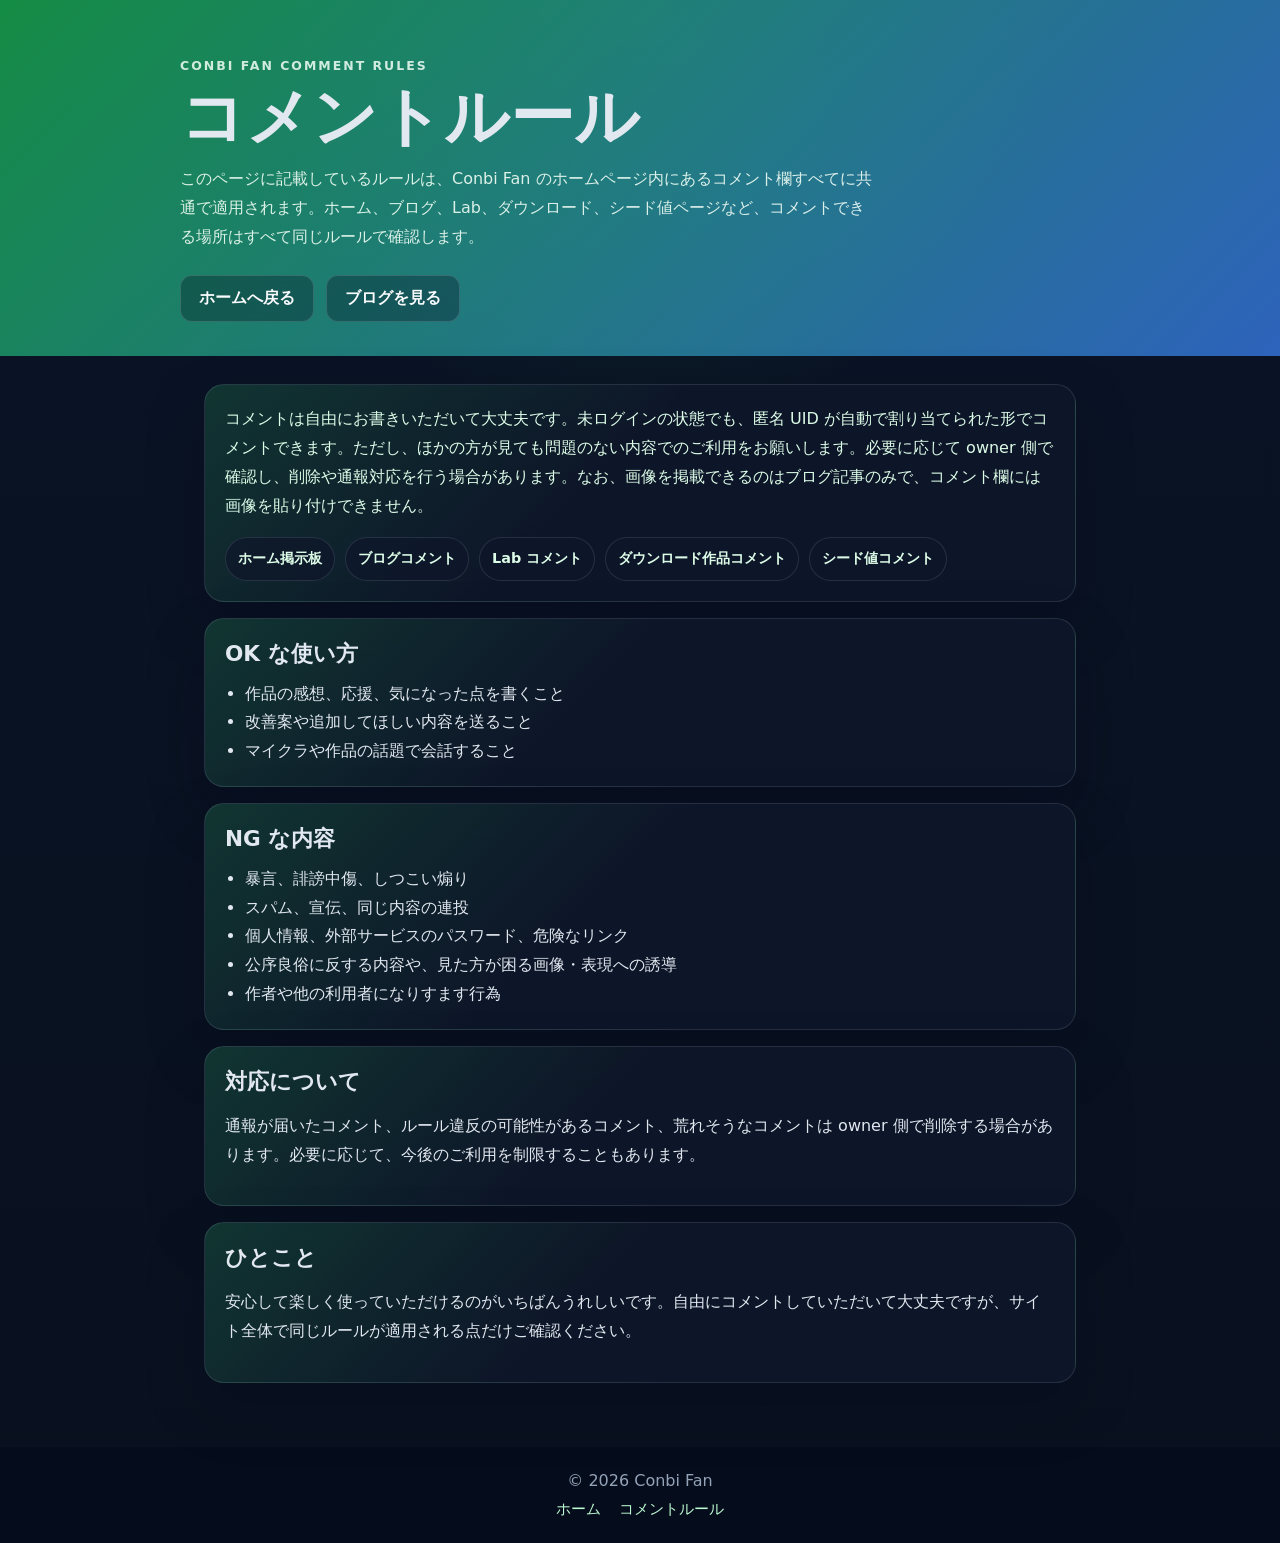
<file: rules.html>
<!DOCTYPE html>
<html lang="ja">
<head>
  <meta charset="UTF-8" />
  <meta name="viewport" content="width=device-width, initial-scale=1.0" />
  <link rel="icon" href="favicon.ico" type="image/x-icon">
  <link rel="apple-touch-icon" href="favicon.png">
  <title>Conbi Fan - コメントルール</title>
  <style>
    :root {
      --bg: #09111f;
      --panel: rgba(15, 23, 42, 0.84);
      --border: rgba(148, 163, 184, 0.18);
      --accent: #22c55e;
      --accent-soft: rgba(34, 197, 94, 0.18);
      --text: #e2e8f0;
      --muted: #94a3b8;
    }

    * {
      box-sizing: border-box;
    }

    body {
      margin: 0;
      font-family: system-ui, -apple-system, BlinkMacSystemFont, "Segoe UI", sans-serif;
      color: var(--text);
      background:
        radial-gradient(circle at top, rgba(34, 197, 94, 0.18), transparent 26%),
        linear-gradient(180deg, #0a1326, var(--bg));
    }

    a {
      color: #bbf7d0;
      text-decoration: none;
    }

    .hero {
      padding: 58px 24px 34px;
      background:
        linear-gradient(135deg, rgba(22, 163, 74, 0.84), rgba(59, 130, 246, 0.72)),
        linear-gradient(180deg, rgba(15, 23, 42, 0.3), rgba(15, 23, 42, 0.12));
    }

    .hero__inner,
    main {
      width: min(920px, 100%);
      margin: 0 auto;
    }

    .eyebrow {
      margin: 0 0 12px;
      color: rgba(240, 253, 244, 0.86);
      font-size: 0.78rem;
      font-weight: 800;
      letter-spacing: 0.16em;
      text-transform: uppercase;
    }

    h1 {
      margin: 0;
      font-size: clamp(2.2rem, 6vw, 4rem);
      line-height: 1;
    }

    .hero__body {
      width: min(700px, 100%);
      margin: 16px 0 0;
      color: rgba(240, 253, 244, 0.9);
      line-height: 1.8;
    }

    .hero__actions {
      display: flex;
      flex-wrap: wrap;
      gap: 12px;
      margin-top: 24px;
    }

    .button {
      display: inline-flex;
      align-items: center;
      justify-content: center;
      padding: 12px 18px;
      border-radius: 12px;
      border: 1px solid rgba(255, 255, 255, 0.14);
      background: rgba(2, 6, 23, 0.3);
      color: #f8fafc;
      font-weight: 700;
      backdrop-filter: blur(10px);
    }

    main {
      padding: 28px 24px 64px;
      display: grid;
      gap: 16px;
    }

    .notice,
    .rule-card {
      padding: 20px;
      border-radius: 20px;
      border: 1px solid var(--border);
      background:
        linear-gradient(135deg, var(--accent-soft), transparent 45%),
        var(--panel);
      box-shadow: 0 24px 60px rgba(2, 6, 23, 0.22);
    }

    .notice {
      color: #dcfce7;
      line-height: 1.8;
    }

    .rule-card h2 {
      margin: 0 0 12px;
      font-size: 1.35rem;
    }

    .rule-card p,
    .rule-card li {
      color: var(--text);
      line-height: 1.8;
    }

    .rule-card ul {
      margin: 0;
      padding-left: 20px;
    }

    .scope-list {
      display: flex;
      flex-wrap: wrap;
      gap: 10px;
      margin-top: 16px;
    }

    .scope-chip {
      display: inline-flex;
      align-items: center;
      justify-content: center;
      padding: 8px 12px;
      border-radius: 999px;
      background: rgba(15, 23, 42, 0.72);
      border: 1px solid var(--border);
      color: #dcfce7;
      font-size: 0.9rem;
      font-weight: 700;
    }

    footer {
      padding: 24px;
      text-align: center;
      color: var(--muted);
      background: rgba(2, 6, 23, 0.44);
    }

    .footer-links {
      margin-top: 10px;
      display: flex;
      flex-wrap: wrap;
      justify-content: center;
      gap: 12px 18px;
      font-size: 0.92rem;
    }

    .footer-links a {
      color: #bbf7d0;
    }

    @media (max-width: 640px) {
      .hero {
        padding: 48px 18px 30px;
      }

      main {
        padding: 24px 18px 56px;
      }

      .notice,
      .rule-card {
        padding: 18px;
      }
    }
  </style>
</head>
<body>
  <header class="hero">
    <div class="hero__inner">
      <p class="eyebrow">Conbi Fan Comment Rules</p>
      <h1>コメントルール</h1>
      <p class="hero__body">このページに記載しているルールは、Conbi Fan のホームページ内にあるコメント欄すべてに共通で適用されます。ホーム、ブログ、Lab、ダウンロード、シード値ページなど、コメントできる場所はすべて同じルールで確認します。</p>
      <div class="hero__actions">
        <a class="button" href="index.html">ホームへ戻る</a>
        <a class="button" href="blog.html">ブログを見る</a>
      </div>
    </div>
  </header>

  <main>
    <section class="notice">
      コメントは自由にお書きいただいて大丈夫です。未ログインの状態でも、匿名 UID が自動で割り当てられた形でコメントできます。ただし、ほかの方が見ても問題のない内容でのご利用をお願いします。必要に応じて owner 側で確認し、削除や通報対応を行う場合があります。なお、画像を掲載できるのはブログ記事のみで、コメント欄には画像を貼り付けできません。
      <div class="scope-list">
        <span class="scope-chip">ホーム掲示板</span>
        <span class="scope-chip">ブログコメント</span>
        <span class="scope-chip">Lab コメント</span>
        <span class="scope-chip">ダウンロード作品コメント</span>
        <span class="scope-chip">シード値コメント</span>
      </div>
    </section>

    <section class="rule-card">
      <h2>OK な使い方</h2>
      <ul>
        <li>作品の感想、応援、気になった点を書くこと</li>
        <li>改善案や追加してほしい内容を送ること</li>
        <li>マイクラや作品の話題で会話すること</li>
      </ul>
    </section>

    <section class="rule-card">
      <h2>NG な内容</h2>
      <ul>
        <li>暴言、誹謗中傷、しつこい煽り</li>
        <li>スパム、宣伝、同じ内容の連投</li>
        <li>個人情報、外部サービスのパスワード、危険なリンク</li>
        <li>公序良俗に反する内容や、見た方が困る画像・表現への誘導</li>
        <li>作者や他の利用者になりすます行為</li>
      </ul>
    </section>

    <section class="rule-card">
      <h2>対応について</h2>
      <p>通報が届いたコメント、ルール違反の可能性があるコメント、荒れそうなコメントは owner 側で削除する場合があります。必要に応じて、今後のご利用を制限することもあります。</p>
    </section>

    <section class="rule-card">
      <h2>ひとこと</h2>
      <p>安心して楽しく使っていただけるのがいちばんうれしいです。自由にコメントしていただいて大丈夫ですが、サイト全体で同じルールが適用される点だけご確認ください。</p>
    </section>
  </main>

  <footer>
    © 2026 Conbi Fan
    <div class="footer-links">
      <a href="index.html">ホーム</a>
      <a href="rules.html">コメントルール</a>
    </div>
  </footer>
</body>
</html>
</file>
